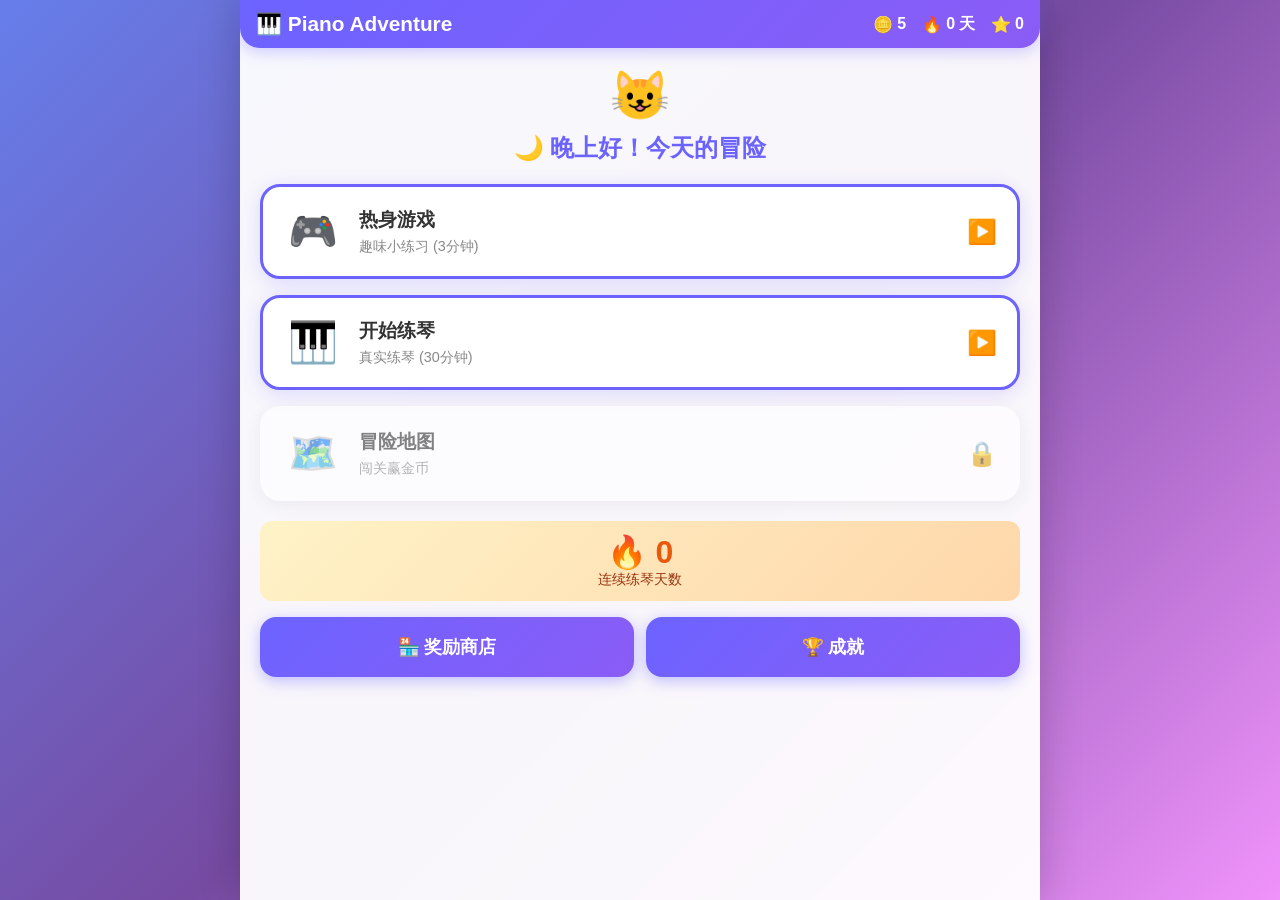
<file: index.html>
<!DOCTYPE html>
<html lang="zh-CN">
<head>
  <meta charset="UTF-8">
  <meta name="viewport" content="width=device-width, initial-scale=1.0, maximum-scale=1.0, user-scalable=no">
  <meta name="apple-mobile-web-app-capable" content="yes">
  <meta name="mobile-web-app-capable" content="yes">
  <title>Piano Adventure 🎹</title>
  <link rel="stylesheet" href="css/style.css">
  <link rel="stylesheet" href="css/piano.css">
  <link rel="stylesheet" href="css/animations.css">
  <style>
    /* Inline critical: prevent FOUC */
    body { opacity: 0; transition: opacity 0.3s; }
    body.loaded { opacity: 1; }
  </style>
</head>
<body>
  <div id="app">

    <!-- ═══════ SCREEN: Daily Hub ═══════ -->
    <div id="screen-daily-hub" class="screen active">
      <div class="header-bar">
        <span class="title">🎹 Piano Adventure</span>
        <div class="stats-bar">
          <span class="stat" id="stat-coins">🪙 <span id="coins-display">0</span></span>
          <span class="stat" id="stat-streak">🔥 <span id="streak-display">0</span>天</span>
          <span class="stat" id="stat-stars">⭐ <span id="stars-display">0</span></span>
        </div>
      </div>

      <div class="daily-greeting">
        <span class="cat-face">😺</span>
        <h2 id="daily-greeting-text">🌅 今天的冒险</h2>
      </div>

      <div id="welcome-msg" class="welcome-message hidden">
        <span class="welcome-emoji">😻</span>
        <div class="welcome-text" id="welcome-text"></div>
      </div>

      <div class="action-cards">
        <div class="action-card" id="card-warmup" onclick="Game.startWarmup()">
          <span class="card-icon">🎮</span>
          <div class="card-content">
            <div class="card-title">热身游戏</div>
            <div class="card-sub">趣味小练习 (3分钟)</div>
          </div>
          <span class="card-status" id="warmup-status">▶️</span>
        </div>

        <div class="action-card" id="card-practice" onclick="Game.startPractice()">
          <span class="card-icon">🎹</span>
          <div class="card-content">
            <div class="card-title">开始练琴</div>
            <div class="card-sub" id="practice-duration-label">真实练琴 (30分钟)</div>
          </div>
          <span class="card-status" id="practice-status">▶️</span>
        </div>

        <div class="action-card" id="card-adventure" onclick="Game.openAdventure()">
          <span class="card-icon">🗺️</span>
          <div class="card-content">
            <div class="card-title">冒险地图</div>
            <div class="card-sub">闯关赢金币</div>
          </div>
          <span class="card-status" id="adventure-status">🔒</span>
        </div>
      </div>

      <div class="streak-display" id="streak-section">
        <div class="streak-num" id="streak-num">🔥 0</div>
        <div class="streak-label">连续练琴天数</div>
      </div>

      <!-- Quick links -->
      <div style="display:flex; gap:12px; margin-top:16px;">
        <button class="btn btn-primary" style="flex:1" onclick="Game.openShop()">🏪 奖励商店</button>
        <button class="btn btn-primary" style="flex:1" onclick="Game.openAchievements()">🏆 成就</button>
      </div>
    </div>

    <!-- ═══════ SCREEN: Warmup ═══════ -->
    <div id="screen-warmup" class="screen">
      <button class="back-btn" onclick="Game.goHome()">← 返回</button>
      <div class="header-bar">
        <span class="title">🎮 热身游戏</span>
        <div class="stats-bar">
          <span class="stat" id="warmup-progress-text">1/2</span>
        </div>
      </div>

      <div class="warmup-game" id="warmup-area">
        <!-- Warmup game content rendered by JS -->
      </div>

      <div id="warmup-piano" class="piano-container"></div>
    </div>

    <!-- ═══════ SCREEN: Practice ═══════ -->
    <div id="screen-practice" class="screen">
      <div class="header-bar">
        <span class="title">🎹 练琴时间</span>
        <div class="stats-bar"></div>
      </div>

      <div class="practice-timer">
        <div class="timer-ring">
          <svg width="200" height="200" viewBox="0 0 200 200">
            <circle class="ring-bg" cx="100" cy="100" r="90"/>
            <circle class="ring-progress" id="timer-ring-progress" cx="100" cy="100" r="90"
              stroke-dasharray="565.48" stroke-dashoffset="0"/>
          </svg>
          <span class="timer-display" id="timer-display">30:00</span>
          <span class="timer-label">剩余时间</span>
        </div>
      </div>

      <div class="practice-tasks" id="practice-tasks">
        <h3>📋 今日练习任务：</h3>
        <div id="practice-task-list">
          <!-- Tasks rendered by JS -->
        </div>
      </div>

      <div class="practice-controls">
        <button class="btn btn-warning" id="btn-pause" onclick="Practice.togglePause()">⏸️ 暂停</button>
        <button class="btn btn-danger" onclick="Practice.endPractice()">🛑 结束练琴</button>
      </div>

      <!-- Melody cat companion -->
      <div class="practice-cat" id="practice-cat">
        <div class="cat-bubble hidden" id="cat-bubble">
          <span id="cat-bubble-text">加油！</span>
        </div>
        <div class="cat-emoji" id="cat-face">😺</div>
      </div>
    </div>

    <!-- ═══════ SCREEN: Practice Complete ═══════ -->
    <div id="screen-practice-complete" class="screen">
      <div class="header-bar">
        <span class="title">🎉 练琴完成！</span>
        <div class="stats-bar"></div>
      </div>

      <div class="text-center mt-20">
        <div style="font-size:4rem;" id="complete-cat">😻</div>
        <h2 id="practice-summary">今天练了 0 分钟！</h2>
        <p style="color:#888; margin-top:8px;">太棒了！Melody 好开心！</p>
      </div>

      <!-- Parent Confirmation Gate -->
      <div class="confirm-section" id="parent-gate">
        <h3>📋 练习完成了吗？</h3>
        <p style="color:#888; margin:8px 0;">请让爸爸/妈妈确认一下哦～</p>

        <div class="math-gate" id="math-gate">
          <div class="math-question" id="math-question">📐 请问 15 + 8 = ?</div>
          <div class="math-options" id="math-options">
            <!-- Options rendered by JS -->
          </div>
        </div>
      </div>

      <!-- After parent unlocks -->
      <div class="confirm-section hidden" id="parent-confirm">
        <h3>☑️ 练习质量评价</h3>
        <div class="rating-buttons" id="rating-buttons">
          <button class="rating-btn" data-rating="good" onclick="Practice.setRating('good')">😀<br>很好</button>
          <button class="rating-btn" data-rating="ok" onclick="Practice.setRating('ok')">😊<br>还行</button>
          <button class="rating-btn" data-rating="needwork" onclick="Practice.setRating('needwork')">😐<br>需加油</button>
        </div>

        <h3 class="mt-16">☑️ 完成的任务</h3>
        <div id="confirm-task-list">
          <!-- Checkable tasks rendered by JS -->
        </div>

        <button class="btn btn-success btn-block btn-large mt-20" id="btn-confirm-complete" onclick="Practice.confirmComplete()">
          ✅ 确认完成 → 领取奖励
        </button>
      </div>
    </div>

    <!-- ═══════ SCREEN: Adventure Map ═══════ -->
    <div id="screen-adventure" class="screen">
      <button class="back-btn" onclick="Game.goHome()">← 返回</button>
      <div class="header-bar">
        <span class="title">🗺️ 冒险地图</span>
        <div class="stats-bar">
          <span class="stat">🎮 <span id="levels-remaining">3</span> 关剩余</span>
        </div>
      </div>

      <div class="world-selector" id="world-selector">
        <!-- World tabs rendered by JS -->
      </div>

      <div class="world-header" id="world-header">
        <span class="world-emoji">🏠</span>
        <div class="world-name">Melody 的家</div>
        <div class="world-desc">认识钢琴</div>
      </div>

      <div class="level-grid" id="level-grid">
        <!-- Level nodes rendered by JS -->
      </div>
    </div>

    <!-- ═══════ SCREEN: Level Play ═══════ -->
    <div id="screen-level" class="screen">
      <button class="back-btn" onclick="Game.backToMap()">← 返回地图</button>
      <div class="header-bar">
        <span class="title" id="level-title">关卡</span>
        <div class="stats-bar">
          <span class="stat" id="level-score-display">0</span>
        </div>
      </div>

      <div class="level-instruction" id="level-instruction">
        <!-- Instruction text -->
      </div>

      <div class="level-progress">
        <div class="progress-bar"><div class="progress-fill" id="level-progress-fill" style="width:0%"></div></div>
        <span class="progress-text" id="level-progress-text">0/5</span>
      </div>

      <!-- Gameplay area: changes based on level type -->
      <div id="gameplay-area">
        <!-- HIGH_LOW buttons -->
        <div id="highlow-area" class="hidden">
          <div class="high-low-buttons">
            <button class="high-low-btn high" onclick="Game.answerHighLow('high')">⬆️ 高</button>
            <button class="high-low-btn low" onclick="Game.answerHighLow('low')">⬇️ 低</button>
          </div>
          <button class="btn btn-primary mt-16" onclick="Game.playHighLowPair()">🔊 再听一次</button>
        </div>

        <!-- RHYTHM_TAP area -->
        <div id="rhythm-area" class="hidden">
          <div class="rhythm-indicator" id="rhythm-indicator"></div>
          <div class="tap-pad" id="tap-pad" onclick="Game.rhythmTap()">🥁</div>
          <button class="btn btn-primary mt-16" id="btn-start-rhythm" onclick="Game.startRhythm()">▶️ 开始</button>
        </div>
      </div>

      <div id="level-piano" class="piano-container"></div>
    </div>

    <!-- ═══════ SCREEN: Level Complete ═══════ -->
    <div id="screen-level-complete" class="screen">
      <div class="level-complete">
        <div style="font-size:4rem;">🎉</div>
        <h2 id="level-complete-title">太棒了！</h2>
        <div class="stars-display" id="level-stars-display">⭐⭐⭐</div>
        <div class="coins-earned" id="level-coins-earned">+20 🪙</div>

        <div class="level-actions">
          <button class="btn btn-primary" onclick="Game.backToMap()">🗺️ 返回地图</button>
          <button class="btn btn-success" id="btn-next-level" onclick="Game.nextLevel()">▶️ 下一关</button>
        </div>
      </div>
    </div>

    <!-- ═══════ SCREEN: Rewards Shop ═══════ -->
    <div id="screen-shop" class="screen">
      <button class="back-btn" onclick="Game.goHome()">← 返回</button>
      <div class="header-bar">
        <span class="title">🏪 奖励商店</span>
        <div class="stats-bar">
          <span class="stat">🪙 <span id="shop-coins">0</span></span>
        </div>
      </div>

      <div class="tab-bar">
        <button class="tab-btn active" onclick="Rewards.showTab('shop')">🎁 商店</button>
        <button class="tab-btn" onclick="Rewards.showTab('milestones')">🏆 里程碑</button>
        <button class="tab-btn" onclick="Rewards.showTab('achievements')">🎖️ 成就</button>
      </div>

      <div id="tab-shop">
        <div class="shop-grid" id="shop-grid">
          <!-- Shop items rendered by JS -->
        </div>
      </div>

      <div id="tab-milestones" class="hidden">
        <div id="milestones-list">
          <!-- Milestones rendered by JS -->
        </div>
      </div>

      <div id="tab-achievements" class="hidden">
        <div class="achievement-grid" id="achievements-grid">
          <!-- Achievements rendered by JS -->
        </div>
      </div>
    </div>

    <!-- ═══════ SCREEN: Warmup Complete ═══════ -->
    <div id="screen-warmup-complete" class="screen">
      <div class="level-complete">
        <div style="font-size:4rem;">🎮</div>
        <h2>热身完成！</h2>
        <div class="coins-earned" id="warmup-coins-earned">+5 🪙</div>
        <p style="color:#888; margin:12px 0;">准备好开始练琴了吗？</p>
        <div class="level-actions">
          <button class="btn btn-primary btn-large" onclick="Game.goHome()">🏠 返回首页</button>
        </div>
      </div>
    </div>

    <!-- ═══════ Reward Celebration Overlay ═══════ -->
    <div id="reward-overlay" class="modal-overlay hidden">
      <div class="modal-content text-center">
        <div style="font-size:4rem;" id="reward-emoji">🎉</div>
        <h2 id="reward-title">恭喜！</h2>
        <p id="reward-detail"></p>
        <div class="coins-earned" id="reward-coins">+30 🪙</div>
        <button class="btn btn-success btn-large mt-20" onclick="Game.closeRewardOverlay()">🎉 太棒了！</button>
      </div>
    </div>

  </div><!-- /app -->

  <!-- Scripts (order matters: dependencies first) -->
  <script src="js/storage.js"></script>
  <script src="js/audio.js"></script>
  <script src="js/piano-ui.js"></script>
  <script src="js/levels.js"></script>
  <script src="js/animations.js"></script>
  <script src="js/rewards.js"></script>
  <script src="js/adventure-map.js"></script>
  <script src="js/practice.js"></script>
  <script src="js/game.js"></script>
  <script>
    // Boot
    document.addEventListener('DOMContentLoaded', () => {
      document.body.classList.add('loaded');
      Game.init();
    });
    // Handle first touch for audio
    document.addEventListener('pointerdown', () => Audio.handleFirstTouch(), { once: true });
  </script>
</body>
</html>
</file>
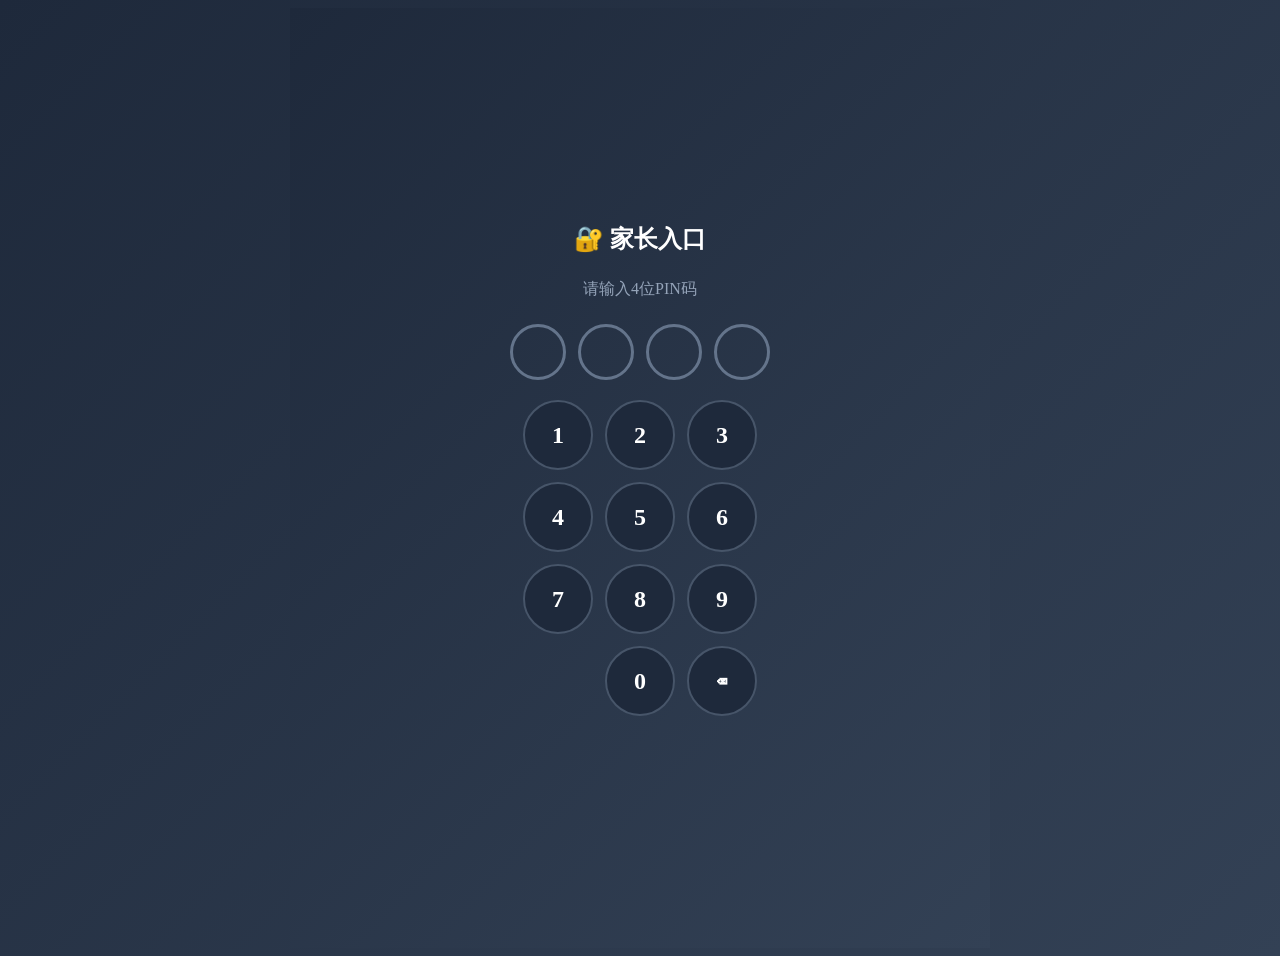
<file: parent.html>
<!DOCTYPE html>
<html lang="zh-CN">
<head>
  <meta charset="UTF-8">
  <meta name="viewport" content="width=device-width, initial-scale=1.0, maximum-scale=1.0, user-scalable=no">
  <title>Piano Adventure - 家长管理</title>
  <link rel="stylesheet" href="css/parent.css">
</head>
<body class="parent-page">

  <div class="parent-app" id="parent-app">

    <!-- ═══════ PIN Lock Screen ═══════ -->
    <div id="pin-screen" class="pin-screen">
      <h2>🔐 家长入口</h2>
      <p>请输入4位PIN码</p>
      <div class="pin-input" id="pin-dots">
        <div class="pin-dot" id="pin-dot-0"></div>
        <div class="pin-dot" id="pin-dot-1"></div>
        <div class="pin-dot" id="pin-dot-2"></div>
        <div class="pin-dot" id="pin-dot-3"></div>
      </div>
      <div class="pin-keypad" id="pin-keypad">
        <button class="pin-key" onclick="Parent.pinInput(1)">1</button>
        <button class="pin-key" onclick="Parent.pinInput(2)">2</button>
        <button class="pin-key" onclick="Parent.pinInput(3)">3</button>
        <button class="pin-key" onclick="Parent.pinInput(4)">4</button>
        <button class="pin-key" onclick="Parent.pinInput(5)">5</button>
        <button class="pin-key" onclick="Parent.pinInput(6)">6</button>
        <button class="pin-key" onclick="Parent.pinInput(7)">7</button>
        <button class="pin-key" onclick="Parent.pinInput(8)">8</button>
        <button class="pin-key" onclick="Parent.pinInput(9)">9</button>
        <button class="pin-key" onclick="Parent.pinInput(0)" style="grid-column:2">0</button>
        <button class="pin-key delete" onclick="Parent.pinDelete()" style="grid-column:3">⌫</button>
      </div>
      <div class="pin-error" id="pin-error"></div>
    </div>

    <!-- ═══════ Dashboard ═══════ -->
    <div id="dashboard" style="display:none;">
      <div class="parent-header">
        <h1>📊 家长管理后台</h1>
        <a href="index.html" class="back-link">← 返回游戏</a>
      </div>

      <div class="parent-tabs">
        <button class="parent-tab active" onclick="Parent.showTab('overview')">📈 进度概览</button>
        <button class="parent-tab" onclick="Parent.showTab('tasks')">📚 本周任务</button>
        <button class="parent-tab" onclick="Parent.showTab('rewards')">🎁 奖励管理</button>
        <button class="parent-tab" onclick="Parent.showTab('settings')">⚙️ 设置</button>
      </div>

      <!-- ═══════ Tab 1: Overview ═══════ -->
      <div id="tab-overview" class="tab-content active">
        <div class="stat-cards" id="stat-cards">
          <div class="stat-card">
            <div class="stat-value" id="p-streak">0</div>
            <div class="stat-label">当前连续天数</div>
          </div>
          <div class="stat-card">
            <div class="stat-value" id="p-longest">0</div>
            <div class="stat-label">最长连续记录</div>
          </div>
          <div class="stat-card">
            <div class="stat-value" id="p-total-mins">0</div>
            <div class="stat-label">总练琴分钟</div>
          </div>
          <div class="stat-card">
            <div class="stat-value" id="p-total-sessions">0</div>
            <div class="stat-label">总练琴次数</div>
          </div>
          <div class="stat-card">
            <div class="stat-value" id="p-coins">0</div>
            <div class="stat-label">金币</div>
          </div>
          <div class="stat-card">
            <div class="stat-value" id="p-stars">0</div>
            <div class="stat-label">总星星</div>
          </div>
        </div>

        <!-- This week stats -->
        <div class="task-manager">
          <h3>📅 本周练琴</h3>
          <div id="week-stats"></div>
        </div>

        <!-- Calendar -->
        <div class="practice-calendar">
          <h3>📅 练琴日历 (本月)</h3>
          <div class="calendar-grid" id="calendar-grid"></div>
        </div>

        <!-- Recent practice logs -->
        <div class="task-manager">
          <h3>📋 最近练琴记录</h3>
          <table class="log-table">
            <thead>
              <tr><th>日期</th><th>时长</th><th>暂停</th><th>评价</th></tr>
            </thead>
            <tbody id="log-table-body"></tbody>
          </table>
        </div>
      </div>

      <!-- ═══════ Tab 2: Weekly Tasks ═══════ -->
      <div id="tab-tasks" class="tab-content">
        <div class="task-manager">
          <h3>📚 本周练习任务 <span id="week-range"></span></h3>
          <div id="task-list"></div>
          <button class="btn btn-primary mt-12" onclick="Parent.showAddTaskForm()" id="btn-add-task">+ 添加任务</button>

          <div id="add-task-form" class="add-task-form" style="display:none;">
            <div class="form-group">
              <label>任务名称</label>
              <input type="text" id="task-name" placeholder="例如：C大调音阶">
            </div>
            <div class="form-group">
              <label>频率</label>
              <select id="task-frequency">
                <option value="daily">每天</option>
                <option value="mon,wed,fri">周一/三/五</option>
                <option value="tue,thu">周二/四</option>
                <option value="sat,sun">周末</option>
                <option value="mon">周一</option>
                <option value="tue">周二</option>
                <option value="wed">周三</option>
                <option value="thu">周四</option>
                <option value="fri">周五</option>
                <option value="sat">周六</option>
                <option value="sun">周日</option>
              </select>
            </div>
            <div class="form-group">
              <label>建议时长 (分钟)</label>
              <input type="number" id="task-duration" value="10" min="1" max="60">
            </div>
            <div class="form-group">
              <label>备注 (可选)</label>
              <textarea id="task-notes" placeholder="老师的具体要求..."></textarea>
            </div>
            <div style="display:flex;gap:8px;">
              <button class="btn btn-success" onclick="Parent.saveTask()">保存</button>
              <button class="btn" style="background:#e2e8f0;" onclick="Parent.cancelAddTask()">取消</button>
            </div>
          </div>
        </div>

        <div style="display:flex;gap:12px;margin-top:16px;">
          <button class="btn" style="background:#e2e8f0;flex:1" onclick="Parent.copyLastWeek()">📋 复制上周任务</button>
          <div class="form-group" style="flex:1;margin:0;">
            <label>每日练琴时长目标 (分钟)</label>
            <input type="number" id="practice-duration-setting" value="30" min="5" max="120"
              onchange="Parent.updatePracticeDuration(this.value)">
          </div>
        </div>
      </div>

      <!-- ═══════ Tab 3: Rewards ═══════ -->
      <div id="tab-rewards" class="tab-content">
        <!-- Pending approvals -->
        <div class="task-manager">
          <h3>⏳ 待审批兑换</h3>
          <div id="pending-list"></div>
        </div>

        <!-- Reward catalog -->
        <div class="task-manager">
          <h3>🎁 奖励目录</h3>
          <div id="reward-catalog"></div>
          <button class="btn btn-primary mt-12" onclick="Parent.showAddRewardForm()">+ 添加奖励</button>

          <div id="add-reward-form" class="add-task-form" style="display:none;">
            <div class="form-group">
              <label>名称</label>
              <input type="text" id="reward-name-input" placeholder="例如：贴纸">
            </div>
            <div class="form-group">
              <label>Emoji</label>
              <input type="text" id="reward-emoji-input" placeholder="⭐" maxlength="4">
            </div>
            <div class="form-group">
              <label>金币价格</label>
              <input type="number" id="reward-cost-input" value="50" min="1">
            </div>
            <div style="display:flex;gap:8px;">
              <button class="btn btn-success" onclick="Parent.saveReward()">保存</button>
              <button class="btn" style="background:#e2e8f0;" onclick="Parent.cancelAddReward()">取消</button>
            </div>
          </div>
        </div>

        <!-- Milestones -->
        <div class="task-manager">
          <h3>🏆 里程碑活动</h3>
          <div id="milestone-catalog"></div>
          <button class="btn btn-primary mt-12" onclick="Parent.showAddMilestoneForm()">+ 添加里程碑</button>

          <div id="add-milestone-form" class="add-task-form" style="display:none;">
            <div class="form-group">
              <label>活动名称</label>
              <input type="text" id="milestone-name-input" placeholder="例如：去公园">
            </div>
            <div class="form-group">
              <label>Emoji</label>
              <input type="text" id="milestone-emoji-input" placeholder="🎢" maxlength="4">
            </div>
            <div class="form-group">
              <label>需要连续练琴天数</label>
              <input type="number" id="milestone-days-input" value="7" min="1">
            </div>
            <div style="display:flex;gap:8px;">
              <button class="btn btn-success" onclick="Parent.saveMilestone()">保存</button>
              <button class="btn" style="background:#e2e8f0;" onclick="Parent.cancelAddMilestone()">取消</button>
            </div>
          </div>
        </div>
      </div>

      <!-- ═══════ Tab 4: Settings ═══════ -->
      <div id="tab-settings" class="tab-content">
        <div class="task-manager">
          <h3>⚙️ 设置</h3>

          <div class="setting-row">
            <div>
              <div class="setting-label">修改PIN码</div>
              <div class="setting-desc">当前4位数字</div>
            </div>
            <div>
              <input type="number" id="new-pin" placeholder="新PIN" maxlength="4" style="width:100px;">
              <button class="btn" style="background:#6C63FF;color:white;padding:8px 16px;font-size:0.85rem;"
                onclick="Parent.changePIN()">保存</button>
            </div>
          </div>

          <div class="setting-row">
            <div>
              <div class="setting-label">金币倍率</div>
              <div class="setting-desc">调整金币获取速度</div>
            </div>
            <input type="number" id="coin-multiplier" step="0.1" min="0.5" max="3"
              onchange="Parent.updateSetting('coinMultiplier', parseFloat(this.value))">
          </div>

          <div class="setting-row">
            <div>
              <div class="setting-label">每日关卡上限</div>
              <div class="setting-desc">每天可以玩的关卡数量</div>
            </div>
            <input type="number" id="daily-level-cap" min="1" max="10"
              onchange="Parent.updateSetting('dailyLevelCap', parseInt(this.value))">
          </div>

          <div class="setting-row">
            <div>
              <div class="setting-label">练琴时长 (分钟)</div>
              <div class="setting-desc">每日练琴计时器时长</div>
            </div>
            <input type="number" id="practice-duration-input" min="5" max="120"
              onchange="Parent.updateSetting('practiceDuration', parseInt(this.value))">
          </div>
        </div>

        <!-- Data management -->
        <div class="danger-zone">
          <h3>⚠️ 数据管理</h3>
          <button onclick="Parent.exportData()">📤 导出数据 (JSON)</button>
          <button onclick="Parent.importData()">📥 导入数据</button>
          <button onclick="Parent.resetAll()">🗑️ 重置所有进度</button>
          <input type="file" id="import-file" accept=".json" style="display:none;" onchange="Parent.handleImport(event)">
        </div>
      </div>
    </div>
  </div>

  <script src="js/storage.js"></script>
  <script src="js/parent.js"></script>
  <script>
    document.addEventListener('DOMContentLoaded', () => Parent.init());
  </script>
</body>
</html>
</file>
<file: css/style.css>
/* style.css — Core styles, layout, responsive */

/* ─── Reset & Base ─── */
*, *::before, *::after {
  box-sizing: border-box;
  margin: 0;
  padding: 0;
}

html {
  font-size: 16px;
  -webkit-text-size-adjust: 100%;
  touch-action: manipulation;
}

body {
  font-family: -apple-system, BlinkMacSystemFont, 'Segoe UI', 'PingFang SC', 'Microsoft YaHei', sans-serif;
  background: linear-gradient(135deg, #667eea 0%, #764ba2 50%, #f093fb 100%);
  min-height: 100vh;
  color: #333;
  overflow-x: hidden;
  user-select: none;
  -webkit-user-select: none;
}

/* ─── App Container ─── */
#app {
  max-width: 800px;
  margin: 0 auto;
  min-height: 100vh;
  position: relative;
  background: rgba(255,255,255,0.95);
  box-shadow: 0 0 40px rgba(0,0,0,0.2);
}

/* ─── Screens ─── */
.screen {
  display: none;
  padding: 20px;
  min-height: 100vh;
  position: relative;
}

.screen.active {
  display: block;
  animation: fadeIn 0.3s ease;
}

@keyframes fadeIn {
  from { opacity: 0; transform: translateY(10px); }
  to { opacity: 1; transform: translateY(0); }
}

/* ─── Header Bar ─── */
.header-bar {
  display: flex;
  justify-content: space-between;
  align-items: center;
  padding: 12px 16px;
  background: linear-gradient(135deg, #6C63FF, #8B5CF6);
  color: white;
  border-radius: 0 0 20px 20px;
  margin: -20px -20px 20px -20px;
  box-shadow: 0 4px 15px rgba(108, 99, 255, 0.3);
}

.header-bar .title {
  font-size: 1.3rem;
  font-weight: 700;
}

.stats-bar {
  display: flex;
  gap: 16px;
  font-size: 1rem;
  font-weight: 600;
}

.stats-bar .stat {
  display: flex;
  align-items: center;
  gap: 4px;
}

/* ─── Buttons ─── */
.btn {
  display: inline-flex;
  align-items: center;
  justify-content: center;
  gap: 8px;
  padding: 16px 28px;
  border: none;
  border-radius: 16px;
  font-size: 1.1rem;
  font-weight: 700;
  cursor: pointer;
  transition: transform 0.1s, box-shadow 0.1s;
  touch-action: manipulation;
  min-height: 60px;
  min-width: 60px;
  font-family: inherit;
}

.btn:active {
  transform: scale(0.95);
}

.btn-primary {
  background: linear-gradient(135deg, #6C63FF, #8B5CF6);
  color: white;
  box-shadow: 0 4px 15px rgba(108, 99, 255, 0.4);
}

.btn-primary:active {
  box-shadow: 0 2px 8px rgba(108, 99, 255, 0.3);
}

.btn-success {
  background: linear-gradient(135deg, #22c55e, #16a34a);
  color: white;
  box-shadow: 0 4px 15px rgba(34, 197, 94, 0.4);
}

.btn-warning {
  background: linear-gradient(135deg, #f59e0b, #d97706);
  color: white;
  box-shadow: 0 4px 15px rgba(245, 158, 11, 0.4);
}

.btn-danger {
  background: linear-gradient(135deg, #ef4444, #dc2626);
  color: white;
  box-shadow: 0 4px 15px rgba(239, 68, 68, 0.3);
}

.btn-large {
  padding: 20px 36px;
  font-size: 1.3rem;
  border-radius: 20px;
  min-height: 80px;
}

.btn-block {
  display: flex;
  width: 100%;
}

.btn:disabled {
  opacity: 0.5;
  cursor: not-allowed;
  transform: none !important;
}

.btn .btn-emoji {
  font-size: 1.8em;
}

.btn .btn-sub {
  font-size: 0.75em;
  font-weight: 400;
  opacity: 0.8;
}

/* ─── Big Action Cards (Daily Hub) ─── */
.action-cards {
  display: flex;
  flex-direction: column;
  gap: 16px;
  margin: 20px 0;
}

.action-card {
  display: flex;
  align-items: center;
  gap: 16px;
  padding: 20px;
  background: white;
  border-radius: 20px;
  box-shadow: 0 4px 15px rgba(0,0,0,0.08);
  cursor: pointer;
  transition: transform 0.1s, box-shadow 0.1s;
  border: 3px solid transparent;
  min-height: 90px;
}

.action-card:active {
  transform: scale(0.97);
}

.action-card.done {
  border-color: #22c55e;
  background: linear-gradient(135deg, #f0fdf4, #dcfce7);
}

.action-card.locked {
  opacity: 0.6;
  cursor: not-allowed;
}

.action-card.locked:active {
  transform: none;
}

.action-card.current {
  border-color: #6C63FF;
  box-shadow: 0 4px 20px rgba(108, 99, 255, 0.2);
}

.action-card .card-icon {
  font-size: 2.5rem;
  width: 60px;
  text-align: center;
  flex-shrink: 0;
}

.action-card .card-content {
  flex: 1;
}

.action-card .card-title {
  font-size: 1.2rem;
  font-weight: 700;
  margin-bottom: 4px;
}

.action-card .card-sub {
  font-size: 0.9rem;
  color: #888;
}

.action-card .card-status {
  font-size: 1.5rem;
  flex-shrink: 0;
}

/* ─── Daily Hub ─── */
.daily-greeting {
  text-align: center;
  margin: 10px 0 20px;
}

.daily-greeting h2 {
  font-size: 1.5rem;
  color: #6C63FF;
}

.daily-greeting .cat-face {
  font-size: 3rem;
  display: block;
  margin: 8px 0;
}

/* ─── Practice Screen ─── */
.practice-timer {
  text-align: center;
  margin: 30px 0 20px;
}

.timer-display {
  font-size: 4rem;
  font-weight: 800;
  color: #6C63FF;
  font-variant-numeric: tabular-nums;
  letter-spacing: 2px;
}

.timer-label {
  font-size: 1rem;
  color: #999;
  margin-top: 4px;
}

.timer-ring {
  width: 200px;
  height: 200px;
  margin: 0 auto;
  position: relative;
  display: flex;
  align-items: center;
  justify-content: center;
  flex-direction: column;
}

.timer-ring svg {
  position: absolute;
  top: 0;
  left: 0;
  transform: rotate(-90deg);
}

.timer-ring .ring-bg {
  stroke: #e5e7eb;
  fill: none;
  stroke-width: 8;
}

.timer-ring .ring-progress {
  stroke: #6C63FF;
  fill: none;
  stroke-width: 8;
  stroke-linecap: round;
  transition: stroke-dashoffset 1s linear;
}

.practice-tasks {
  background: #f8f9fa;
  border-radius: 16px;
  padding: 16px;
  margin: 20px 0;
}

.practice-tasks h3 {
  font-size: 1rem;
  margin-bottom: 12px;
  color: #666;
}

.task-item {
  display: flex;
  align-items: center;
  gap: 10px;
  padding: 10px 0;
  border-bottom: 1px solid #eee;
  font-size: 1rem;
}

.task-item:last-child {
  border-bottom: none;
}

.task-item .task-check {
  font-size: 1.3rem;
}

.task-item .task-duration {
  margin-left: auto;
  color: #999;
  font-size: 0.85rem;
}

/* Practice cat companion */
.practice-cat {
  position: fixed;
  bottom: 20px;
  right: 20px;
  z-index: 100;
}

.cat-bubble {
  background: white;
  border-radius: 16px;
  padding: 12px 16px;
  box-shadow: 0 4px 15px rgba(0,0,0,0.1);
  margin-bottom: 8px;
  max-width: 200px;
  font-size: 0.9rem;
  position: relative;
  animation: bounceIn 0.3s ease;
}

.cat-bubble::after {
  content: '';
  position: absolute;
  bottom: -8px;
  right: 20px;
  width: 0;
  height: 0;
  border-left: 8px solid transparent;
  border-right: 8px solid transparent;
  border-top: 8px solid white;
}

.cat-emoji {
  font-size: 3rem;
  text-align: center;
}

/* ─── Practice Complete / Confirmation ─── */
.confirm-section {
  background: #f0f4ff;
  border-radius: 16px;
  padding: 20px;
  margin: 16px 0;
  border: 2px dashed #6C63FF;
}

.math-gate {
  text-align: center;
  margin: 16px 0;
}

.math-gate .math-question {
  font-size: 1.5rem;
  font-weight: 700;
  margin-bottom: 12px;
  color: #333;
}

.math-gate .math-options {
  display: flex;
  gap: 12px;
  justify-content: center;
  flex-wrap: wrap;
}

.math-gate .math-option {
  padding: 12px 24px;
  font-size: 1.2rem;
  font-weight: 700;
  border: 3px solid #6C63FF;
  border-radius: 12px;
  background: white;
  cursor: pointer;
  min-width: 60px;
  transition: all 0.1s;
}

.math-gate .math-option:active {
  transform: scale(0.95);
  background: #6C63FF;
  color: white;
}

.rating-buttons {
  display: flex;
  gap: 12px;
  justify-content: center;
  margin: 16px 0;
}

.rating-btn {
  padding: 12px 20px;
  border: 3px solid #ddd;
  border-radius: 12px;
  background: white;
  font-size: 1.2rem;
  cursor: pointer;
  transition: all 0.1s;
  text-align: center;
}

.rating-btn.selected {
  border-color: #6C63FF;
  background: #f0f4ff;
}

.rating-btn:active {
  transform: scale(0.95);
}

/* ─── Adventure Map ─── */
.world-selector {
  display: flex;
  gap: 8px;
  overflow-x: auto;
  padding: 8px 0;
  -webkit-overflow-scrolling: touch;
}

.world-tab {
  padding: 10px 16px;
  border-radius: 12px;
  background: white;
  border: 2px solid #ddd;
  font-size: 1rem;
  font-weight: 600;
  white-space: nowrap;
  cursor: pointer;
  transition: all 0.1s;
  flex-shrink: 0;
}

.world-tab.active {
  border-color: #6C63FF;
  background: #f0f4ff;
  color: #6C63FF;
}

.world-tab.locked {
  opacity: 0.4;
}

.level-grid {
  display: grid;
  grid-template-columns: repeat(3, 1fr);
  gap: 16px;
  margin: 20px 0;
}

.level-node {
  display: flex;
  flex-direction: column;
  align-items: center;
  justify-content: center;
  padding: 16px;
  background: white;
  border-radius: 16px;
  box-shadow: 0 4px 12px rgba(0,0,0,0.08);
  cursor: pointer;
  transition: transform 0.1s;
  min-height: 100px;
  border: 3px solid transparent;
}

.level-node:active {
  transform: scale(0.95);
}

.level-node.completed {
  border-color: #22c55e;
  background: linear-gradient(135deg, #f0fdf4, #dcfce7);
}

.level-node.current {
  border-color: #6C63FF;
  animation: pulseGlow 2s ease-in-out infinite;
}

.level-node.locked {
  opacity: 0.4;
  cursor: not-allowed;
  background: #f0f0f0;
}

.level-node.locked:active {
  transform: none;
}

.level-node .level-num {
  font-size: 1.5rem;
  font-weight: 800;
  color: #6C63FF;
}

.level-node .level-name {
  font-size: 0.85rem;
  color: #666;
  margin-top: 4px;
  text-align: center;
}

.level-node .level-stars {
  margin-top: 8px;
  font-size: 1.1rem;
  letter-spacing: 2px;
}

@keyframes pulseGlow {
  0%, 100% { box-shadow: 0 4px 12px rgba(0,0,0,0.08); }
  50% { box-shadow: 0 4px 20px rgba(108, 99, 255, 0.3); }
}

/* ─── World Header ─── */
.world-header {
  text-align: center;
  margin: 16px 0;
  padding: 16px;
  border-radius: 16px;
}

.world-header .world-emoji {
  font-size: 2.5rem;
}

.world-header .world-name {
  font-size: 1.3rem;
  font-weight: 700;
  margin-top: 4px;
}

.world-header .world-desc {
  font-size: 0.9rem;
  color: #666;
  margin-top: 4px;
}

/* ─── Level Play Screen ─── */
.level-instruction {
  text-align: center;
  font-size: 1.1rem;
  color: #555;
  margin: 16px 0;
  padding: 12px;
  background: #f8f9fa;
  border-radius: 12px;
}

.level-progress {
  display: flex;
  align-items: center;
  gap: 8px;
  margin: 12px 0;
}

.progress-bar {
  flex: 1;
  height: 12px;
  background: #e5e7eb;
  border-radius: 6px;
  overflow: hidden;
}

.progress-fill {
  height: 100%;
  background: linear-gradient(90deg, #6C63FF, #8B5CF6);
  border-radius: 6px;
  transition: width 0.3s ease;
}

.progress-text {
  font-size: 0.85rem;
  color: #888;
  white-space: nowrap;
}

/* HIGH_LOW specific */
.high-low-buttons {
  display: flex;
  gap: 20px;
  justify-content: center;
  margin: 20px 0;
}

.high-low-btn {
  padding: 24px 40px;
  font-size: 1.5rem;
  font-weight: 700;
  border: none;
  border-radius: 20px;
  cursor: pointer;
  transition: transform 0.1s;
  min-width: 120px;
}

.high-low-btn:active {
  transform: scale(0.93);
}

.high-low-btn.high {
  background: linear-gradient(135deg, #fbbf24, #f59e0b);
  color: white;
}

.high-low-btn.low {
  background: linear-gradient(135deg, #60a5fa, #3b82f6);
  color: white;
}

/* RHYTHM_TAP */
.rhythm-area {
  text-align: center;
  margin: 20px 0;
}

.tap-pad {
  width: 180px;
  height: 180px;
  border-radius: 50%;
  background: linear-gradient(135deg, #f59e0b, #d97706);
  margin: 0 auto;
  display: flex;
  align-items: center;
  justify-content: center;
  font-size: 3rem;
  color: white;
  cursor: pointer;
  transition: transform 0.08s;
  box-shadow: 0 8px 25px rgba(245, 158, 11, 0.4);
}

.tap-pad:active {
  transform: scale(0.92);
  box-shadow: 0 4px 15px rgba(245, 158, 11, 0.3);
}

.rhythm-indicator {
  display: flex;
  gap: 8px;
  justify-content: center;
  margin: 16px 0;
}

.beat-dot {
  width: 16px;
  height: 16px;
  border-radius: 50%;
  background: #ddd;
  transition: all 0.15s;
}

.beat-dot.active {
  background: #f59e0b;
  transform: scale(1.3);
}

.beat-dot.hit {
  background: #22c55e;
}

.beat-dot.missed {
  background: #fca5a5;
}

/* ─── Rewards Shop ─── */
.shop-grid {
  display: grid;
  grid-template-columns: repeat(2, 1fr);
  gap: 16px;
  margin: 16px 0;
}

.shop-item {
  background: white;
  border-radius: 16px;
  padding: 16px;
  text-align: center;
  box-shadow: 0 4px 12px rgba(0,0,0,0.08);
  cursor: pointer;
  transition: transform 0.1s;
  border: 2px solid transparent;
}

.shop-item:active {
  transform: scale(0.97);
}

.shop-item .shop-emoji {
  font-size: 2.5rem;
  margin-bottom: 8px;
}

.shop-item .shop-name {
  font-size: 1rem;
  font-weight: 600;
}

.shop-item .shop-cost {
  font-size: 0.9rem;
  color: #f59e0b;
  font-weight: 700;
  margin-top: 4px;
}

.shop-item.affordable {
  border-color: #22c55e;
}

.shop-item.too-expensive {
  opacity: 0.6;
}

/* ─── Achievements ─── */
.achievement-grid {
  display: grid;
  grid-template-columns: repeat(3, 1fr);
  gap: 12px;
  margin: 16px 0;
}

.achievement-badge {
  text-align: center;
  padding: 12px 8px;
  background: white;
  border-radius: 12px;
  box-shadow: 0 2px 8px rgba(0,0,0,0.06);
}

.achievement-badge.locked {
  opacity: 0.3;
  filter: grayscale(1);
}

.achievement-badge .badge-emoji {
  font-size: 2rem;
}

.achievement-badge .badge-name {
  font-size: 0.75rem;
  color: #666;
  margin-top: 4px;
}

/* ─── Milestone Progress ─── */
.milestone-card {
  background: white;
  border-radius: 16px;
  padding: 16px;
  margin: 12px 0;
  box-shadow: 0 4px 12px rgba(0,0,0,0.08);
}

.milestone-card .milestone-header {
  display: flex;
  align-items: center;
  gap: 12px;
  margin-bottom: 10px;
}

.milestone-card .milestone-emoji {
  font-size: 2rem;
}

.milestone-card .milestone-name {
  font-size: 1.1rem;
  font-weight: 600;
}

.milestone-card .milestone-detail {
  font-size: 0.85rem;
  color: #888;
}

/* ─── Rest Reminder Overlay ─── */
.rest-overlay {
  position: fixed;
  top: 0;
  left: 0;
  right: 0;
  bottom: 0;
  background: rgba(0,0,0,0.5);
  display: flex;
  align-items: center;
  justify-content: center;
  z-index: 1000;
  animation: fadeIn 0.3s ease;
}

.rest-card {
  background: white;
  border-radius: 24px;
  padding: 30px;
  text-align: center;
  max-width: 350px;
  margin: 20px;
  box-shadow: 0 20px 60px rgba(0,0,0,0.3);
}

.rest-card .rest-emoji {
  font-size: 4rem;
  margin-bottom: 12px;
}

.rest-card .rest-title {
  font-size: 1.3rem;
  font-weight: 700;
  margin-bottom: 8px;
}

.rest-card .rest-timer {
  font-size: 2.5rem;
  font-weight: 800;
  color: #6C63FF;
  margin: 16px 0;
}

/* ─── Encouragement Popup ─── */
.encouragement-popup {
  position: fixed;
  top: 50%;
  left: 50%;
  transform: translate(-50%, -50%);
  background: white;
  border-radius: 20px;
  padding: 24px 32px;
  text-align: center;
  box-shadow: 0 20px 60px rgba(0,0,0,0.2);
  z-index: 999;
  animation: popupBounceIn 0.4s ease;
}

@keyframes popupBounceIn {
  0% { transform: translate(-50%, -50%) scale(0.5); opacity: 0; }
  60% { transform: translate(-50%, -50%) scale(1.1); }
  100% { transform: translate(-50%, -50%) scale(1); opacity: 1; }
}

.encouragement-popup .enc-emoji {
  font-size: 3rem;
}

.encouragement-popup .enc-text {
  font-size: 1.1rem;
  font-weight: 600;
  margin-top: 8px;
  color: #555;
}

/* ─── Tab navigation (for achievements/shop) ─── */
.tab-bar {
  display: flex;
  gap: 4px;
  background: #f0f0f0;
  border-radius: 12px;
  padding: 4px;
  margin: 12px 0;
}

.tab-btn {
  flex: 1;
  padding: 10px 12px;
  border: none;
  border-radius: 10px;
  background: transparent;
  font-size: 0.9rem;
  font-weight: 600;
  cursor: pointer;
  transition: all 0.2s;
  font-family: inherit;
}

.tab-btn.active {
  background: white;
  box-shadow: 0 2px 8px rgba(0,0,0,0.1);
  color: #6C63FF;
}

/* ─── Modal ─── */
.modal-overlay {
  position: fixed;
  top: 0;
  left: 0;
  right: 0;
  bottom: 0;
  background: rgba(0,0,0,0.5);
  display: flex;
  align-items: center;
  justify-content: center;
  z-index: 2000;
  animation: fadeIn 0.2s ease;
}

.modal-content {
  background: white;
  border-radius: 24px;
  padding: 24px;
  max-width: 400px;
  width: 90%;
  max-height: 80vh;
  overflow-y: auto;
  box-shadow: 0 20px 60px rgba(0,0,0,0.3);
}

.modal-content h2 {
  text-align: center;
  margin-bottom: 16px;
}

/* ─── Warmup Screen ─── */
.warmup-game {
  text-align: center;
  margin: 20px 0;
}

.warmup-game .warmup-title {
  font-size: 1.3rem;
  font-weight: 700;
  margin-bottom: 8px;
}

.warmup-game .warmup-instruction {
  font-size: 1rem;
  color: #666;
  margin-bottom: 16px;
}

/* Flashcard */
.flashcard {
  width: 200px;
  height: 200px;
  margin: 20px auto;
  background: white;
  border-radius: 20px;
  box-shadow: 0 8px 25px rgba(0,0,0,0.12);
  display: flex;
  align-items: center;
  justify-content: center;
  font-size: 4rem;
  font-weight: 800;
  color: #6C63FF;
  animation: bounceIn 0.3s ease;
}

/* ─── Back button ─── */
.back-btn {
  display: inline-flex;
  align-items: center;
  gap: 6px;
  padding: 8px 16px;
  border: none;
  border-radius: 10px;
  background: rgba(0,0,0,0.06);
  font-size: 1rem;
  cursor: pointer;
  transition: background 0.1s;
  font-family: inherit;
  color: #555;
  margin-bottom: 8px;
}

.back-btn:active {
  background: rgba(0,0,0,0.12);
}

/* ─── Level complete overlay ─── */
.level-complete {
  text-align: center;
  padding: 30px 20px;
}

.level-complete .stars-display {
  font-size: 3rem;
  letter-spacing: 8px;
  margin: 16px 0;
}

.level-complete .coins-earned {
  font-size: 1.3rem;
  color: #f59e0b;
  font-weight: 700;
  margin: 12px 0;
}

.level-complete .level-actions {
  display: flex;
  gap: 12px;
  justify-content: center;
  margin-top: 20px;
}

/* ─── Welcome / Returning ─── */
.welcome-message {
  text-align: center;
  padding: 20px;
  margin: 16px 0;
  background: linear-gradient(135deg, #fef3c7, #fde68a);
  border-radius: 16px;
}

.welcome-message .welcome-emoji {
  font-size: 3rem;
}

.welcome-message .welcome-text {
  font-size: 1.1rem;
  font-weight: 600;
  color: #92400e;
  margin-top: 8px;
}

/* ─── Practice controls ─── */
.practice-controls {
  display: flex;
  gap: 12px;
  justify-content: center;
  margin: 20px 0;
}

/* ─── Streaks display ─── */
.streak-display {
  text-align: center;
  padding: 12px;
  background: linear-gradient(135deg, #fef3c7, #fed7aa);
  border-radius: 12px;
  margin: 12px 0;
}

.streak-display .streak-num {
  font-size: 2rem;
  font-weight: 800;
  color: #ea580c;
}

.streak-display .streak-label {
  font-size: 0.85rem;
  color: #9a3412;
}

/* ─── Responsive ─── */
@media (max-width: 500px) {
  .screen {
    padding: 12px;
  }

  .header-bar {
    margin: -12px -12px 12px -12px;
    padding: 10px 12px;
  }

  .header-bar .title {
    font-size: 1.1rem;
  }

  .stats-bar {
    gap: 10px;
    font-size: 0.85rem;
  }

  .btn-large {
    padding: 16px 24px;
    font-size: 1.1rem;
    min-height: 64px;
  }

  .level-grid {
    grid-template-columns: repeat(3, 1fr);
    gap: 10px;
  }

  .level-node {
    padding: 12px 8px;
    min-height: 85px;
  }

  .shop-grid {
    gap: 10px;
  }

  .achievement-grid {
    grid-template-columns: repeat(4, 1fr);
    gap: 8px;
  }
}

/* Landscape optimization */
@media (orientation: landscape) and (max-height: 500px) {
  .timer-ring {
    width: 140px;
    height: 140px;
  }

  .timer-display {
    font-size: 2.5rem;
  }

  .action-cards {
    flex-direction: row;
    flex-wrap: wrap;
  }

  .action-card {
    flex: 1;
    min-width: 200px;
  }
}

/* ─── Utility ─── */
.text-center { text-align: center; }
.mt-12 { margin-top: 12px; }
.mt-16 { margin-top: 16px; }
.mt-20 { margin-top: 20px; }
.mb-12 { margin-bottom: 12px; }
.mb-16 { margin-bottom: 16px; }
.gap-12 { gap: 12px; }
.hidden { display: none !important; }
</file>
<file: css/piano.css>
/* piano.css — Piano keyboard styles */

.piano-container {
  display: flex;
  justify-content: center;
  align-items: flex-end;
  padding: 10px 0;
  overflow-x: auto;
  -webkit-overflow-scrolling: touch;
  touch-action: none;
  user-select: none;
  -webkit-user-select: none;
}

.piano-keyboard {
  display: flex;
  position: relative;
  height: 200px;
}

/* ─── White keys ─── */
.piano-key {
  position: relative;
  width: 60px;
  min-width: 50px;
  height: 200px;
  background: linear-gradient(180deg, #f8f8f8 0%, #ffffff 30%, #e8e8e8 100%);
  border: 2px solid #bbb;
  border-radius: 0 0 8px 8px;
  cursor: pointer;
  z-index: 1;
  display: flex;
  flex-direction: column;
  align-items: center;
  justify-content: flex-end;
  padding-bottom: 12px;
  transition: background 0.08s, transform 0.08s, box-shadow 0.08s;
  box-shadow: 0 4px 6px rgba(0,0,0,0.15), inset 0 -2px 3px rgba(0,0,0,0.05);
}

.piano-key:active,
.piano-key.active {
  background: linear-gradient(180deg, #e0e0e0 0%, #d8d8d8 100%);
  transform: translateY(2px);
  box-shadow: 0 2px 3px rgba(0,0,0,0.15);
}

/* ─── Black keys ─── */
.piano-key.black {
  width: 40px;
  min-width: 34px;
  height: 130px;
  background: linear-gradient(180deg, #333 0%, #1a1a1a 100%);
  border-color: #111;
  margin-left: -22px;
  margin-right: -22px;
  z-index: 2;
  border-radius: 0 0 6px 6px;
  box-shadow: 0 4px 8px rgba(0,0,0,0.4), inset 0 -2px 4px rgba(0,0,0,0.3);
}

.piano-key.black:active,
.piano-key.black.active {
  background: linear-gradient(180deg, #444 0%, #2a2a2a 100%);
  transform: translateY(2px);
  box-shadow: 0 2px 4px rgba(0,0,0,0.3);
}

/* ─── Key label ─── */
.key-label {
  font-size: 14px;
  font-weight: 700;
  pointer-events: none;
  text-transform: uppercase;
  opacity: 0.8;
}

.piano-key.black .key-label {
  color: #ccc;
  font-size: 11px;
}

/* ─── Rainbow colors ─── */
.piano-key[data-note-name="C"] { --key-color: #FF4444; }
.piano-key[data-note-name="D"] { --key-color: #FF8C00; }
.piano-key[data-note-name="E"] { --key-color: #FFD700; }
.piano-key[data-note-name="F"] { --key-color: #44BB44; }
.piano-key[data-note-name="G"] { --key-color: #4488FF; }
.piano-key[data-note-name="A"] { --key-color: #6644CC; }
.piano-key[data-note-name="B"] { --key-color: #AA44FF; }

.piano-key .key-label {
  color: var(--key-color, #555);
}

/* ─── Color mode: fill white keys with color ─── */
.piano-keyboard.color-mode .piano-key:not(.black) {
  background: linear-gradient(180deg,
    color-mix(in srgb, var(--key-color) 25%, white) 0%,
    color-mix(in srgb, var(--key-color) 15%, white) 100%
  );
}

/* ─── Highlight / pulse glow for guided play ─── */
.piano-key.highlight {
  animation: keyPulse 0.8s ease-in-out infinite;
  box-shadow: 0 0 20px var(--key-color, #FFD700), 0 4px 6px rgba(0,0,0,0.15);
}

.piano-key.highlight.black {
  box-shadow: 0 0 20px var(--key-color, #FFD700), 0 4px 8px rgba(0,0,0,0.4);
}

@keyframes keyPulse {
  0%, 100% { box-shadow: 0 0 10px var(--key-color, #FFD700), 0 4px 6px rgba(0,0,0,0.15); }
  50% { box-shadow: 0 0 30px var(--key-color, #FFD700), 0 0 50px var(--key-color, #FFD700), 0 4px 6px rgba(0,0,0,0.15); }
}

/* ─── Correct / Wrong feedback ─── */
.piano-key.correct {
  background: linear-gradient(180deg, #66ee66 0%, #44cc44 100%) !important;
  transition: background 0.1s;
}

.piano-key.wrong {
  animation: gentleShake 0.3s ease;
  background: linear-gradient(180deg, #ffcc88 0%, #ffbb66 100%) !important;
}

@keyframes gentleShake {
  0%, 100% { transform: translateX(0); }
  25% { transform: translateX(-3px); }
  75% { transform: translateX(3px); }
}

/* ─── Disabled keys ─── */
.piano-key.disabled {
  opacity: 0.3;
  pointer-events: none;
}

/* ─── Responsive ─── */
@media (max-width: 600px) {
  .piano-keyboard {
    height: 160px;
  }
  .piano-key {
    width: 48px;
    min-width: 40px;
    height: 160px;
  }
  .piano-key.black {
    width: 32px;
    min-width: 28px;
    height: 105px;
    margin-left: -18px;
    margin-right: -18px;
  }
  .key-label {
    font-size: 12px;
  }
}

@media (max-width: 400px) {
  .piano-keyboard {
    height: 140px;
  }
  .piano-key {
    width: 40px;
    min-width: 36px;
    height: 140px;
  }
  .piano-key.black {
    width: 28px;
    min-width: 24px;
    height: 90px;
    margin-left: -15px;
    margin-right: -15px;
  }
}
</file>
<file: css/animations.css>
/* ============================================================
   Piano Adventure Game - Animations
   Cheerful, child-friendly animations with warm bright colors
   ============================================================ */

/* ----------------------------------------------------------
   1. Screen Transitions
   ---------------------------------------------------------- */
.screen {
  display: none;
}

.screen.active {
  display: block;
  animation: fadeIn 0.5s ease-out forwards;
}

@keyframes fadeIn {
  from {
    opacity: 0;
  }
  to {
    opacity: 1;
  }
}

/* ----------------------------------------------------------
   2. Celebration
   ---------------------------------------------------------- */
@keyframes celebrate {
  0% {
    transform: scale(1) rotate(0deg);
  }
  20% {
    transform: scale(1.3) rotate(-5deg);
  }
  40% {
    transform: scale(0.95) rotate(3deg);
  }
  60% {
    transform: scale(1.15) rotate(-2deg);
  }
  80% {
    transform: scale(0.98) rotate(1deg);
  }
  100% {
    transform: scale(1) rotate(0deg);
  }
}

.celebrate {
  animation: celebrate 0.8s ease-in-out;
}

/* ----------------------------------------------------------
   3. Confetti Fall
   ---------------------------------------------------------- */
@keyframes confettiFall {
  0% {
    transform: translateY(-10vh) translateX(0) rotate(0deg);
    opacity: 1;
  }
  25% {
    transform: translateY(25vh) translateX(15px) rotate(90deg);
  }
  50% {
    transform: translateY(50vh) translateX(-10px) rotate(180deg);
  }
  75% {
    transform: translateY(75vh) translateX(20px) rotate(270deg);
    opacity: 0.8;
  }
  100% {
    transform: translateY(105vh) translateX(-5px) rotate(360deg);
    opacity: 0;
  }
}

.confetti-piece {
  position: fixed;
  top: 0;
  width: 10px;
  height: 10px;
  border-radius: 2px;
  z-index: 9999;
  pointer-events: none;
  animation: confettiFall 3s ease-in forwards;
}

/* ----------------------------------------------------------
   4. Star Collect
   ---------------------------------------------------------- */
@keyframes starCollect {
  0% {
    transform: scale(0);
    box-shadow: 0 0 0 0 rgba(255, 215, 0, 0);
    opacity: 1;
  }
  30% {
    transform: scale(1.5);
    box-shadow: 0 0 30px 10px rgba(255, 215, 0, 0.6);
    opacity: 1;
  }
  60% {
    transform: scale(1.2);
    box-shadow: 0 0 20px 5px rgba(255, 215, 0, 0.4);
    opacity: 1;
  }
  100% {
    transform: scale(0);
    box-shadow: 0 0 0 0 rgba(255, 215, 0, 0);
    opacity: 0;
  }
}

.star-collect {
  animation: starCollect 1s ease-out forwards;
}

/* ----------------------------------------------------------
   5. Coin Collect
   ---------------------------------------------------------- */
@keyframes coinCollect {
  0% {
    transform: rotateY(0deg) translateY(0);
    opacity: 1;
  }
  50% {
    transform: rotateY(360deg) translateY(-40px);
    opacity: 1;
  }
  100% {
    transform: rotateY(720deg) translateY(-80px);
    opacity: 0;
  }
}

.coin-collect {
  animation: coinCollect 1s ease-out forwards;
}

/* ----------------------------------------------------------
   6. Pulse Glow
   ---------------------------------------------------------- */
@keyframes pulseGlow {
  0% {
    box-shadow: 0 0 5px 2px rgba(255, 200, 50, 0.3);
  }
  50% {
    box-shadow: 0 0 20px 8px rgba(255, 200, 50, 0.6);
  }
  100% {
    box-shadow: 0 0 5px 2px rgba(255, 200, 50, 0.3);
  }
}

.pulse-glow {
  animation: pulseGlow 2s ease-in-out infinite;
}

/* ----------------------------------------------------------
   7. Bounce In
   ---------------------------------------------------------- */
@keyframes bounceIn {
  0% {
    transform: scale(0);
    opacity: 0;
  }
  40% {
    transform: scale(1.15);
    opacity: 1;
  }
  60% {
    transform: scale(0.9);
  }
  80% {
    transform: scale(1.05);
  }
  100% {
    transform: scale(1);
    opacity: 1;
  }
}

.bounce-in {
  animation: bounceIn 0.6s ease-out forwards;
}

/* ----------------------------------------------------------
   8. Float (Melody Cat idle)
   ---------------------------------------------------------- */
@keyframes float {
  0% {
    transform: translateY(0);
  }
  50% {
    transform: translateY(-10px);
  }
  100% {
    transform: translateY(0);
  }
}

.float {
  animation: float 3s ease-in-out infinite;
}

/* ----------------------------------------------------------
   9. Shake (wrong answer - gentle)
   ---------------------------------------------------------- */
@keyframes shake {
  0%, 100% {
    transform: translateX(0);
  }
  15% {
    transform: translateX(-6px);
  }
  30% {
    transform: translateX(5px);
  }
  45% {
    transform: translateX(-4px);
  }
  60% {
    transform: translateX(3px);
  }
  75% {
    transform: translateX(-2px);
  }
}

.shake {
  animation: shake 0.5s ease-in-out;
}

/* ----------------------------------------------------------
   10. Slide Transitions
   ---------------------------------------------------------- */
@keyframes slideInRight {
  from {
    transform: translateX(100%);
    opacity: 0;
  }
  to {
    transform: translateX(0);
    opacity: 1;
  }
}

@keyframes slideInLeft {
  from {
    transform: translateX(-100%);
    opacity: 0;
  }
  to {
    transform: translateX(0);
    opacity: 1;
  }
}

@keyframes slideInUp {
  from {
    transform: translateY(100%);
    opacity: 0;
  }
  to {
    transform: translateY(0);
    opacity: 1;
  }
}

.slide-in-right {
  animation: slideInRight 0.5s ease-out forwards;
}

.slide-in-left {
  animation: slideInLeft 0.5s ease-out forwards;
}

.slide-in-up {
  animation: slideInUp 0.5s ease-out forwards;
}

/* ----------------------------------------------------------
   11. Cat Animations
   ---------------------------------------------------------- */
.melody-cat {
  display: inline-block;
  font-size: 3rem;
  transition: all 0.3s ease;
  animation: float 3s ease-in-out infinite;
}

/* Listening - gentle head bob */
@keyframes headBob {
  0%, 100% {
    transform: rotate(0deg);
  }
  25% {
    transform: rotate(5deg);
  }
  75% {
    transform: rotate(-5deg);
  }
}

.melody-cat.listening {
  animation: headBob 1.2s ease-in-out infinite;
}

/* Sleeping - slow breathing scale */
@keyframes sleepBreathe {
  0%, 100% {
    transform: scale(1);
  }
  50% {
    transform: scale(1.05);
  }
}

.melody-cat.sleeping {
  animation: sleepBreathe 3s ease-in-out infinite;
  opacity: 0.8;
}

/* Excited - bouncing */
@keyframes excitedBounce {
  0%, 100% {
    transform: translateY(0) scale(1);
  }
  25% {
    transform: translateY(-15px) scale(1.1);
  }
  50% {
    transform: translateY(0) scale(1);
  }
  75% {
    transform: translateY(-8px) scale(1.05);
  }
}

.melody-cat.excited {
  animation: excitedBounce 0.6s ease-in-out infinite;
}

/* ----------------------------------------------------------
   12. Progress Bar Fill
   ---------------------------------------------------------- */
@keyframes fillBar {
  from {
    width: 0%;
  }
  to {
    width: var(--fill-percent, 100%);
  }
}

.progress-fill {
  height: 100%;
  background: linear-gradient(90deg, #fbbf24, #f59e0b, #ff6b6b);
  border-radius: inherit;
  transition: width 0.6s ease-out;
}

.progress-fill.animate {
  animation: fillBar 1s ease-out forwards;
}

/* ----------------------------------------------------------
   13. Button Press
   ---------------------------------------------------------- */
.btn-press {
  transition: transform 0.1s ease;
}

.btn-press:active {
  transform: scale(0.93);
}

/* ----------------------------------------------------------
   14. Sparkle
   ---------------------------------------------------------- */
@keyframes sparkle {
  0%, 100% {
    opacity: 0.3;
    transform: scale(0.8);
  }
  50% {
    opacity: 1;
    transform: scale(1.2);
  }
}

.sparkle {
  animation: sparkle 1.5s ease-in-out infinite;
  color: #fbbf24;
  pointer-events: none;
}

/* ----------------------------------------------------------
   15. Achievement Unlock
   ---------------------------------------------------------- */
@keyframes achievementUnlock {
  0% {
    transform: translateY(-100%);
    opacity: 0;
  }
  10% {
    transform: translateY(0);
    opacity: 1;
  }
  80% {
    transform: translateY(0);
    opacity: 1;
  }
  100% {
    transform: translateY(-100%);
    opacity: 0;
  }
}

.achievement-banner {
  position: fixed;
  top: 0;
  left: 50%;
  transform: translateX(-50%);
  background: linear-gradient(135deg, #fbbf24, #f59e0b);
  color: #7c2d12;
  padding: 12px 28px;
  border-radius: 0 0 16px 16px;
  font-size: 1.1rem;
  font-weight: bold;
  z-index: 10000;
  box-shadow: 0 4px 20px rgba(251, 191, 36, 0.5);
  animation: achievementUnlock 3.5s ease-in-out forwards;
  white-space: nowrap;
}

/* ----------------------------------------------------------
   Speech Bubble
   ---------------------------------------------------------- */
.speech-bubble {
  position: absolute;
  background: #fff;
  border: 3px solid #fbbf24;
  border-radius: 18px;
  padding: 10px 16px;
  font-size: 1rem;
  color: #4a3728;
  max-width: 220px;
  box-shadow: 0 3px 12px rgba(0, 0, 0, 0.12);
  z-index: 100;
  animation: bounceIn 0.4s ease-out;
}

.speech-bubble::after {
  content: '';
  position: absolute;
  bottom: -12px;
  left: 24px;
  width: 0;
  height: 0;
  border-left: 10px solid transparent;
  border-right: 10px solid transparent;
  border-top: 12px solid #fbbf24;
}

/* ----------------------------------------------------------
   Particle (generic)
   ---------------------------------------------------------- */
.particle {
  position: fixed;
  width: 8px;
  height: 8px;
  border-radius: 50%;
  pointer-events: none;
  z-index: 9999;
}

/* ----------------------------------------------------------
   Star burst element
   ---------------------------------------------------------- */
.star-burst {
  position: fixed;
  font-size: 1.5rem;
  pointer-events: none;
  z-index: 9999;
  animation: starCollect 1s ease-out forwards;
}

/* ----------------------------------------------------------
   Coin fly element
   ---------------------------------------------------------- */
.coin-fly {
  position: fixed;
  font-size: 1.5rem;
  pointer-events: none;
  z-index: 9999;
  transition: all 0.6s ease-in-out;
}
</file>
<file: css/parent.css>
/* parent.css — Parent dashboard styles */

body.parent-page {
  background: linear-gradient(135deg, #1e293b, #334155);
}

.parent-app {
  max-width: 700px;
  margin: 0 auto;
  min-height: 100vh;
  background: #f8fafc;
}

/* ─── PIN Lock ─── */
.pin-screen {
  display: flex;
  flex-direction: column;
  align-items: center;
  justify-content: center;
  min-height: 100vh;
  padding: 20px;
  background: linear-gradient(135deg, #1e293b, #334155);
  color: white;
}

.pin-screen h2 {
  margin-bottom: 8px;
  font-size: 1.5rem;
}

.pin-screen p {
  color: #94a3b8;
  margin-bottom: 24px;
}

.pin-input {
  display: flex;
  gap: 12px;
  margin-bottom: 20px;
}

.pin-dot {
  width: 50px;
  height: 50px;
  border-radius: 50%;
  border: 3px solid #64748b;
  display: flex;
  align-items: center;
  justify-content: center;
  font-size: 1.5rem;
  transition: all 0.2s;
}

.pin-dot.filled {
  background: #6C63FF;
  border-color: #6C63FF;
}

.pin-keypad {
  display: grid;
  grid-template-columns: repeat(3, 1fr);
  gap: 12px;
  max-width: 280px;
}

.pin-key {
  width: 70px;
  height: 70px;
  border-radius: 50%;
  border: 2px solid #475569;
  background: #1e293b;
  color: white;
  font-size: 1.5rem;
  font-weight: 600;
  cursor: pointer;
  transition: all 0.1s;
  display: flex;
  align-items: center;
  justify-content: center;
  font-family: inherit;
}

.pin-key:active {
  background: #6C63FF;
  transform: scale(0.95);
}

.pin-key.delete {
  font-size: 1.2rem;
}

.pin-error {
  color: #f87171;
  margin-top: 12px;
  font-size: 0.9rem;
  min-height: 24px;
}

/* ─── Dashboard ─── */
.parent-header {
  padding: 16px 20px;
  background: linear-gradient(135deg, #1e293b, #334155);
  color: white;
  display: flex;
  justify-content: space-between;
  align-items: center;
}

.parent-header h1 {
  font-size: 1.3rem;
}

.parent-header .back-link {
  color: #94a3b8;
  text-decoration: none;
  font-size: 0.9rem;
}

.parent-tabs {
  display: flex;
  background: white;
  border-bottom: 2px solid #e2e8f0;
  overflow-x: auto;
}

.parent-tab {
  flex: 1;
  padding: 14px 12px;
  border: none;
  background: none;
  font-size: 0.9rem;
  font-weight: 600;
  color: #64748b;
  cursor: pointer;
  border-bottom: 3px solid transparent;
  transition: all 0.2s;
  white-space: nowrap;
  font-family: inherit;
}

.parent-tab.active {
  color: #6C63FF;
  border-bottom-color: #6C63FF;
}

.tab-content {
  display: none;
  padding: 20px;
}

.tab-content.active {
  display: block;
}

/* ─── Stats Cards ─── */
.stat-cards {
  display: grid;
  grid-template-columns: repeat(2, 1fr);
  gap: 12px;
  margin-bottom: 20px;
}

.stat-card {
  background: white;
  border-radius: 12px;
  padding: 16px;
  box-shadow: 0 2px 8px rgba(0,0,0,0.06);
  text-align: center;
}

.stat-card .stat-value {
  font-size: 2rem;
  font-weight: 800;
  color: #6C63FF;
}

.stat-card .stat-label {
  font-size: 0.85rem;
  color: #94a3b8;
  margin-top: 4px;
}

/* ─── Calendar ─── */
.practice-calendar {
  background: white;
  border-radius: 12px;
  padding: 16px;
  box-shadow: 0 2px 8px rgba(0,0,0,0.06);
  margin-bottom: 20px;
}

.practice-calendar h3 {
  margin-bottom: 12px;
  font-size: 1rem;
  color: #475569;
}

.calendar-grid {
  display: grid;
  grid-template-columns: repeat(7, 1fr);
  gap: 4px;
}

.cal-header {
  text-align: center;
  font-size: 0.75rem;
  color: #94a3b8;
  padding: 4px;
  font-weight: 600;
}

.cal-day {
  text-align: center;
  padding: 8px 4px;
  border-radius: 8px;
  font-size: 0.85rem;
  color: #475569;
}

.cal-day.practiced {
  background: #dcfce7;
  color: #16a34a;
  font-weight: 600;
}

.cal-day.today {
  border: 2px solid #6C63FF;
  font-weight: 700;
}

.cal-day.empty {
  color: transparent;
}

/* ─── Tasks Manager ─── */
.task-manager {
  background: white;
  border-radius: 12px;
  padding: 16px;
  box-shadow: 0 2px 8px rgba(0,0,0,0.06);
  margin-bottom: 16px;
}

.task-manager h3 {
  margin-bottom: 12px;
  font-size: 1rem;
  color: #475569;
}

.task-row {
  display: flex;
  align-items: center;
  gap: 12px;
  padding: 12px 0;
  border-bottom: 1px solid #f1f5f9;
}

.task-row:last-child {
  border-bottom: none;
}

.task-info {
  flex: 1;
}

.task-info .task-name {
  font-weight: 600;
  color: #334155;
}

.task-info .task-meta {
  font-size: 0.8rem;
  color: #94a3b8;
  margin-top: 2px;
}

.task-actions {
  display: flex;
  gap: 8px;
}

.task-actions button {
  padding: 6px 12px;
  border: 1px solid #e2e8f0;
  border-radius: 6px;
  background: white;
  font-size: 0.8rem;
  cursor: pointer;
  transition: all 0.1s;
  font-family: inherit;
}

.task-actions button:hover {
  background: #f1f5f9;
}

.task-actions button.delete {
  border-color: #fecaca;
  color: #dc2626;
}

/* ─── Add Task Form ─── */
.add-task-form {
  background: #f8fafc;
  border-radius: 12px;
  padding: 16px;
  margin-top: 12px;
  border: 1px dashed #cbd5e1;
}

.form-group {
  margin-bottom: 12px;
}

.form-group label {
  display: block;
  font-size: 0.85rem;
  font-weight: 600;
  color: #475569;
  margin-bottom: 4px;
}

.form-group input,
.form-group select,
.form-group textarea {
  width: 100%;
  padding: 10px 12px;
  border: 1px solid #e2e8f0;
  border-radius: 8px;
  font-size: 0.95rem;
  font-family: inherit;
}

.form-group textarea {
  height: 60px;
  resize: vertical;
}

/* ─── Reward Manager ─── */
.reward-row {
  display: flex;
  align-items: center;
  gap: 12px;
  padding: 12px 0;
  border-bottom: 1px solid #f1f5f9;
}

.reward-emoji {
  font-size: 1.5rem;
  width: 40px;
  text-align: center;
}

.reward-info {
  flex: 1;
}

.reward-info .reward-name {
  font-weight: 600;
}

.reward-info .reward-cost {
  font-size: 0.8rem;
  color: #f59e0b;
}

/* ─── Pending Approvals ─── */
.approval-card {
  background: #fffbeb;
  border: 1px solid #fde68a;
  border-radius: 12px;
  padding: 16px;
  margin-bottom: 12px;
  display: flex;
  align-items: center;
  gap: 12px;
}

.approval-card .approval-emoji {
  font-size: 2rem;
}

.approval-card .approval-info {
  flex: 1;
}

.approval-card .approval-info .approval-name {
  font-weight: 600;
}

.approval-card .approval-info .approval-date {
  font-size: 0.8rem;
  color: #92400e;
}

.approval-actions {
  display: flex;
  gap: 8px;
}

.approval-actions button {
  padding: 8px 16px;
  border: none;
  border-radius: 8px;
  font-weight: 600;
  cursor: pointer;
  font-family: inherit;
}

.approval-actions .approve-btn {
  background: #22c55e;
  color: white;
}

.approval-actions .deny-btn {
  background: #ef4444;
  color: white;
}

/* ─── Settings ─── */
.setting-row {
  display: flex;
  align-items: center;
  justify-content: space-between;
  padding: 16px 0;
  border-bottom: 1px solid #f1f5f9;
}

.setting-row .setting-label {
  font-weight: 600;
  color: #334155;
}

.setting-row .setting-desc {
  font-size: 0.8rem;
  color: #94a3b8;
}

.setting-row input[type="number"] {
  width: 80px;
  padding: 8px 12px;
  border: 1px solid #e2e8f0;
  border-radius: 8px;
  font-size: 1rem;
  text-align: center;
  font-family: inherit;
}

.danger-zone {
  margin-top: 30px;
  padding: 16px;
  border: 2px solid #fecaca;
  border-radius: 12px;
  background: #fef2f2;
}

.danger-zone h3 {
  color: #dc2626;
  margin-bottom: 12px;
}

.danger-zone button {
  padding: 10px 20px;
  border: 2px solid #dc2626;
  border-radius: 8px;
  background: white;
  color: #dc2626;
  font-weight: 600;
  cursor: pointer;
  margin-right: 12px;
  margin-bottom: 8px;
  font-family: inherit;
}

/* ─── Practice Logs ─── */
.log-table {
  width: 100%;
  border-collapse: collapse;
  font-size: 0.85rem;
}

.log-table th {
  text-align: left;
  padding: 8px;
  border-bottom: 2px solid #e2e8f0;
  color: #64748b;
  font-size: 0.8rem;
}

.log-table td {
  padding: 8px;
  border-bottom: 1px solid #f1f5f9;
  color: #334155;
}

/* ─── Shake animation (for PIN error) ─── */
@keyframes shake {
  0%, 100% { transform: translateX(0); }
  20% { transform: translateX(-6px); }
  40% { transform: translateX(5px); }
  60% { transform: translateX(-4px); }
  80% { transform: translateX(3px); }
}

/* ─── Responsive ─── */
@media (max-width: 500px) {
  .stat-cards {
    grid-template-columns: repeat(2, 1fr);
    gap: 8px;
  }

  .stat-card .stat-value {
    font-size: 1.5rem;
  }

  .parent-tab {
    padding: 12px 8px;
    font-size: 0.8rem;
  }
}
</file>
